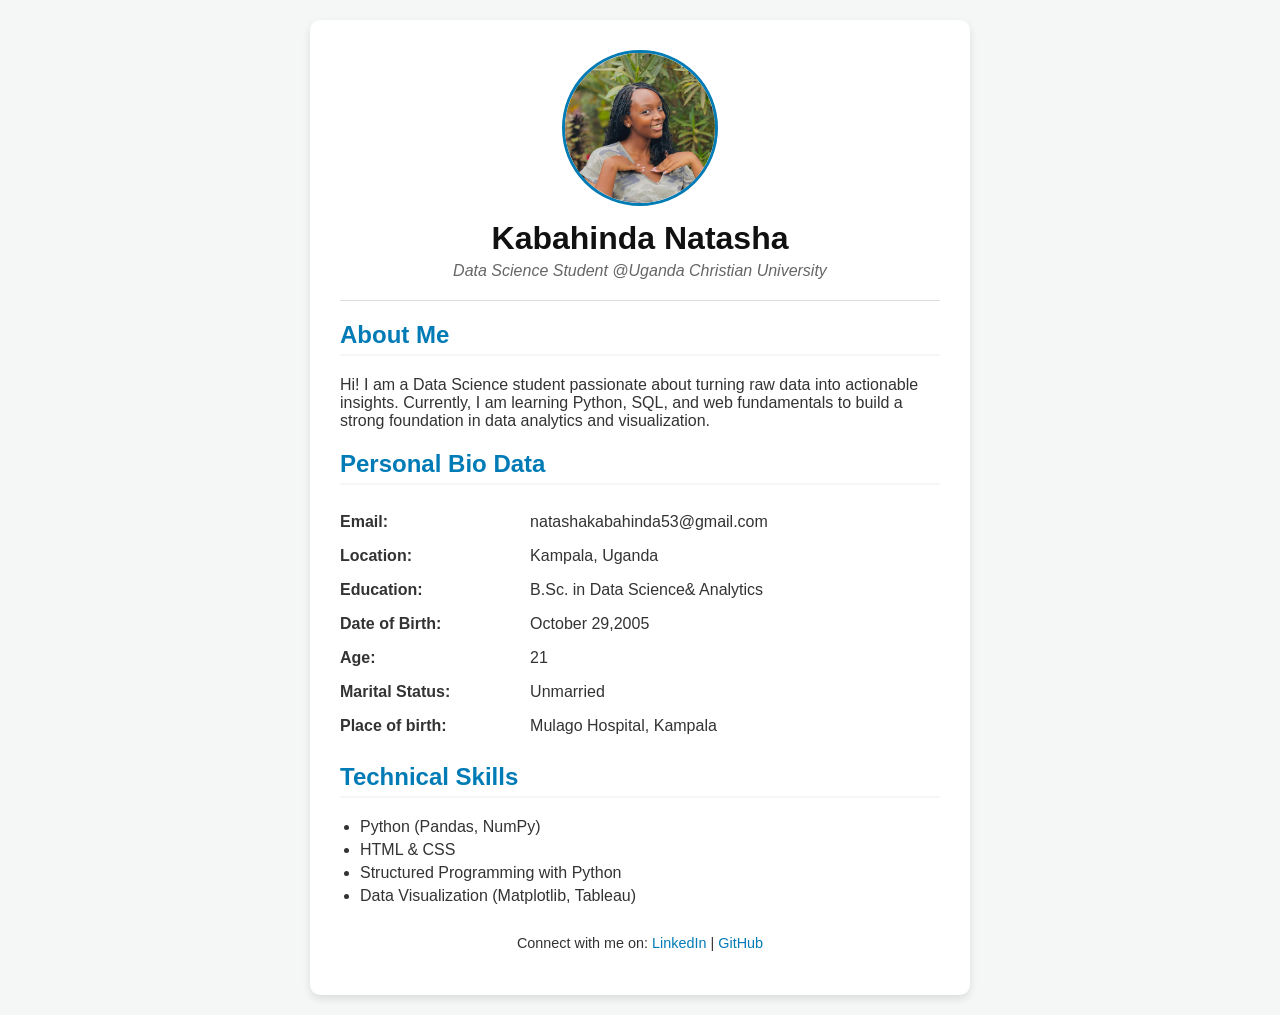
<file: index.html>
<!DOCTYPE html>
<html lang="en">
<head>
    <meta charset="UTF-8">
    <meta name="viewport" content="width=device-width, initial-scale=1.0">
    <title>Kabahinda Natasha's Portfolio</title>
    <link rel="stylesheet" href="style2.css">
</head>
<body>

    <div class="container">
        <header>
            <img src="natasha.jpeg" alt="Kabahinda Natasha" class="profile-pic">
            <h1>Kabahinda Natasha</h1>
            <p class="subtitle">Data Science Student @Uganda Christian University</p>
        </header>

        <hr>

        <section class="bio">
            <h2>About Me</h2>
            <p>Hi! I am a Data Science student passionate about turning raw data into actionable insights. Currently, I am learning Python, SQL, and web fundamentals to build a strong foundation in data analytics and visualization.</p>
        </section>

        <section class="details">
            <h2>Personal Bio Data</h2>
            <table>
                <tr>
                    <td><strong>Email:</strong></td>
                    <td>natashakabahinda53@gmail.com</td>
                </tr>
                <tr>
                    <td><strong>Location:</strong></td>
                    <td>Kampala, Uganda</td>
                </tr>
                <tr>
                    <td><strong>Education:</strong></td>
                    <td>B.Sc. in Data Science& Analytics</td>
                </tr>
		<tr>
		    <td><strong>Date of Birth:</strong></td>
                    <td>October 29,2005</td>
                </tr>
                <tr>
                    <td><strong>Age:</strong></td>
                    <td>21</td>
                </tr>
                <tr>
                    <td><strong>Marital Status:</strong></td>
                    <td>Unmarried</td>
                 </tr>
                 <tr>
                     <td><strong>Place of birth:</strong></td>
                     <td>Mulago Hospital, Kampala</td>
                 </tr>
             </table>
         </section>

        <section class="skills">
            <h2>Technical Skills</h2>
            <ul>
                <li>Python (Pandas, NumPy)</li>
                <li>HTML & CSS</li>
                <li>Structured Programming with Python</li>
                <li>Data Visualization (Matplotlib, Tableau)</li>
            </ul>
        </section>

        <footer>
            <p>Connect with me on: 
                <a href="https://linkedin.com/in/kabahinda-natasha-39a183389" target="_blank">LinkedIn</a> | 
                <a href="https://github.com/Tasha-design654" target="_blank">GitHub</a>
            </p>
        </footer>
    </div>

</body>
</html>
</file>
<file: style2.css>
body {
    font-family: 'Segoe UI', Tahoma, Geneva, Verdana, sans-serif;
    background-color: #f4f7f6;
    color: #333;
    margin: 0;
    padding: 20px;
    display: flex;
    justify-content: center;
}

.container {
    background-color: #ffffff;
    max-width: 600px;
    width: 100%;
    padding: 30px;
    border-radius: 10px;
    box-shadow: 0 4px 8px rgba(0, 0, 0, 0.1);
}

header {
    text-align: center;
}

.profile-pic {
    width: 150px;
    height: 150px;
    border-radius: 50%; /* Makes the image a perfect circle*/
    object-fit: cover;
    border: 3px solid #007bb5;
}

h1 {
    margin: 10px 0 5px 0;
    color: #111;
}

.subtitle {
    color: #666;
    font-style: italic;
    margin-top: 0;
}

hr {
    border: 0;
    height: 1px;
    background: #ddd;
    margin: 20px 0;
}

h2 {
    color: #007bb5;
    border-bottom: 2px solid #f4f7f6;
    padding-bottom: 5px;
}


table {
    width: 100%;
    border-collapse: collapse;
}

td {
    padding: 8px 0;
}


ul {
    padding-left: 20px;
}

li {
    margin-bottom: 5px;
}

footer {
    text-align: center;
    margin-top: 30px;
    font-size: 0.9em;
}

footer a {
    color: #007bb5;
    text-decoration: none;
}

footer a:hover {
    text-decoration: underline;
}
</file>
